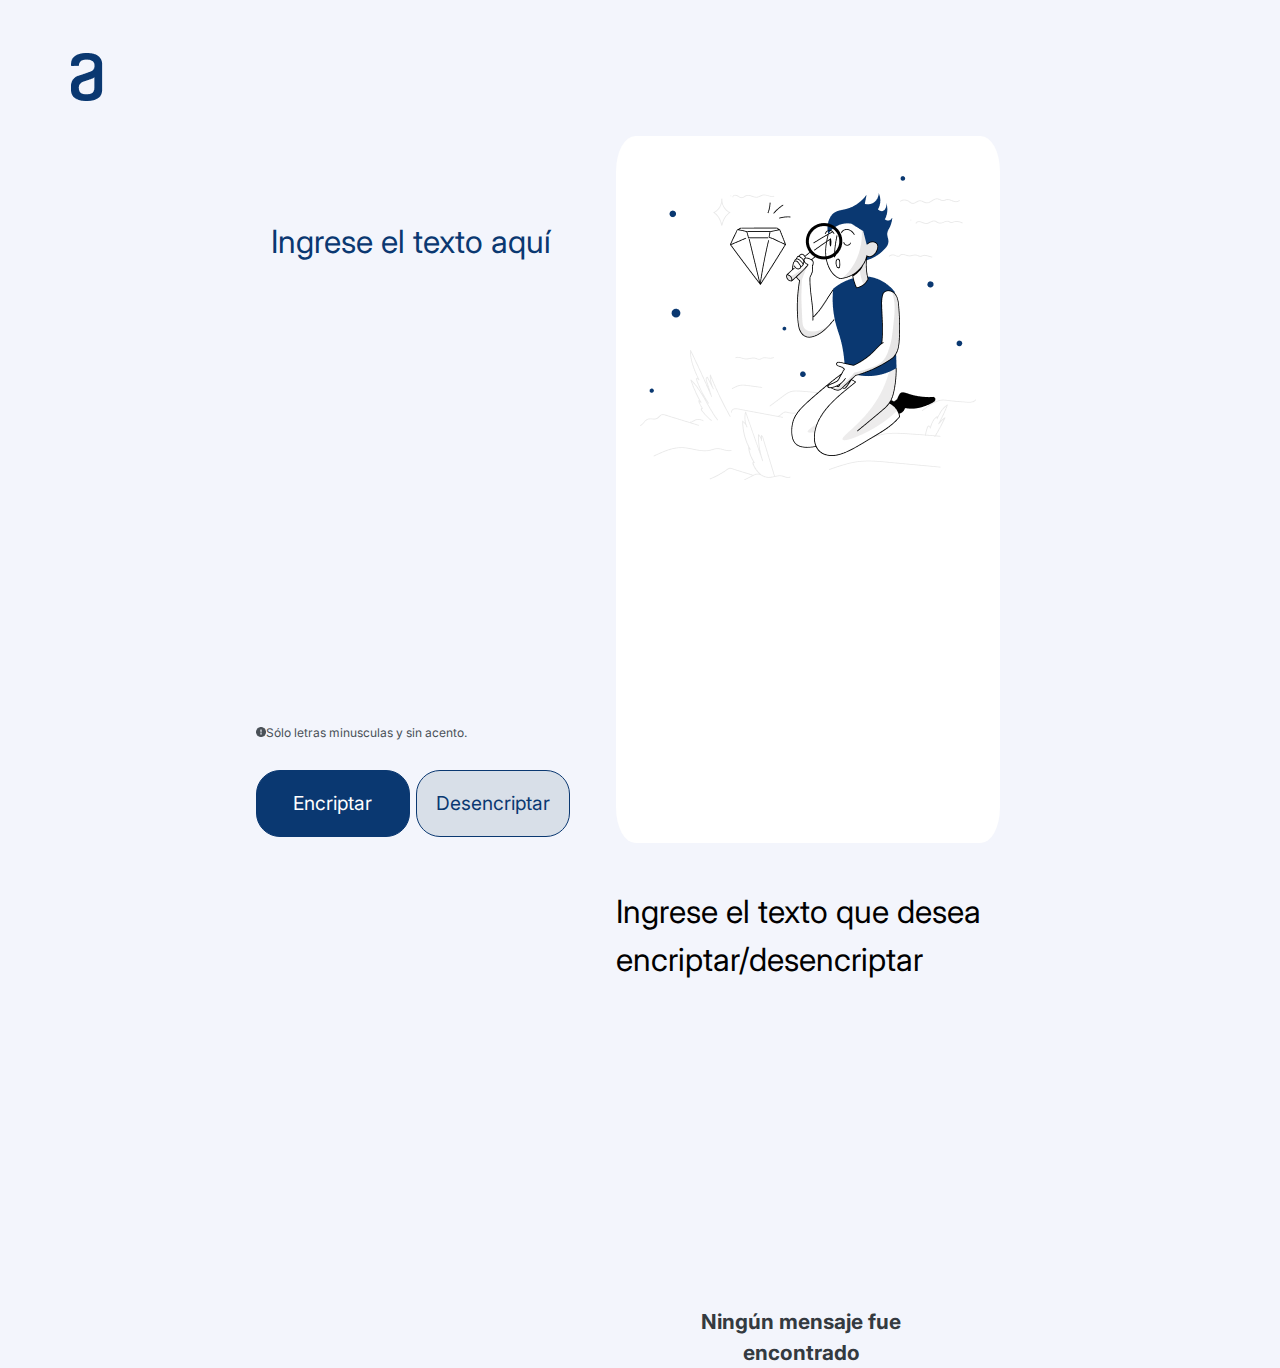
<file: Index.html>
<!DOCTYPE html>


<html>
    <head>
        <meta charset="utf-8">
        <title>Encriptador de Texto</title>
        <link rel ="stylesheet" href="style.css">
        <link href="https://fonts.googleapis.com/css2?family=Inter&display=swap" rel="stylesheet">
        <meta name="viewport" content="width=device-width, initial-scale=1.0">
    </head>

    <body>
        
            
        <div class = "boxencabezado">
            <h1><img src = "Vector.png" id="alura"></h1>
        </div>

        <main>
            <section>
                <textarea id="textin" cols="30" rows="10" required placeholder="Ingrese el texto aquí"></textarea>
                <div><h6 class="informacion"><img src ="adv.png" id="advertencia" >Sólo letras minusculas y sin acento.</h6></div>
                <div class="botones">
                    <button type = "button" id="encriptar" onclick="encriptandomensaje()">Encriptar</button>
                    <button type = "button" id="desencriptar" onclick="desencriptandomensaje()">Desencriptar</button>
                </div>
            </section>

            <section>
                <textarea cols="20" rows="10" id="mensaje" required>
                </textarea>
                <div class="mensajes">
                    <p id="uno" class="one">Ningún mensaje fue encontrado</p>
                    <p id="dos" class="two">Ingrese el texto que desea encriptar/desencriptar</p>
                    <button type="button" id="copiar" onclick="copiartexto()">Copiar</button>
                </div>
            </section>
        </main>
    </body>

</html>




<script>

    function encriptandomensaje(){
        limpieza();
        let msg = document.getElementById("textin");
        let cad = msg.value.split("");   //mensaje en forma de arreglo
        let msge = []; //arreglo vacio
        //let msges = ""
        let msges = msg.value.replace(/\e/g,"enter")
                             .replace(/\a/g,"ai")
                             .replace(/\i/g,"imes")
                             .replace(/\o/g,"ober")
                             .replace(/\u/g,"ufat")
        
        document.getElementById("mensaje").value = msges;
    }
   
    function desencriptandomensaje(){
        limpieza();
        let sr = document.getElementById("textin");
        let sf = sr.value.replace(/\enter/g,"e")
                         .replace(/\imes/g,"i")
                         .replace(/\ai/g,"a")
                         .replace(/\ober/g,"o")
                         .replace(/\ufat/g,"u")
        
        document.getElementById("mensaje").value = sf;
        
    }

    function copiartexto(){
        var x = document.getElementById("mensaje");
        x.select();
        document.execCommand("copy")
    }

    function limpieza(){
        document.getElementById("mensaje").style.backgroundImage = "none";
        document.getElementById("uno").style.display = "none";
        document.getElementById("dos").style.display = "none";
    }

</script>
</file>
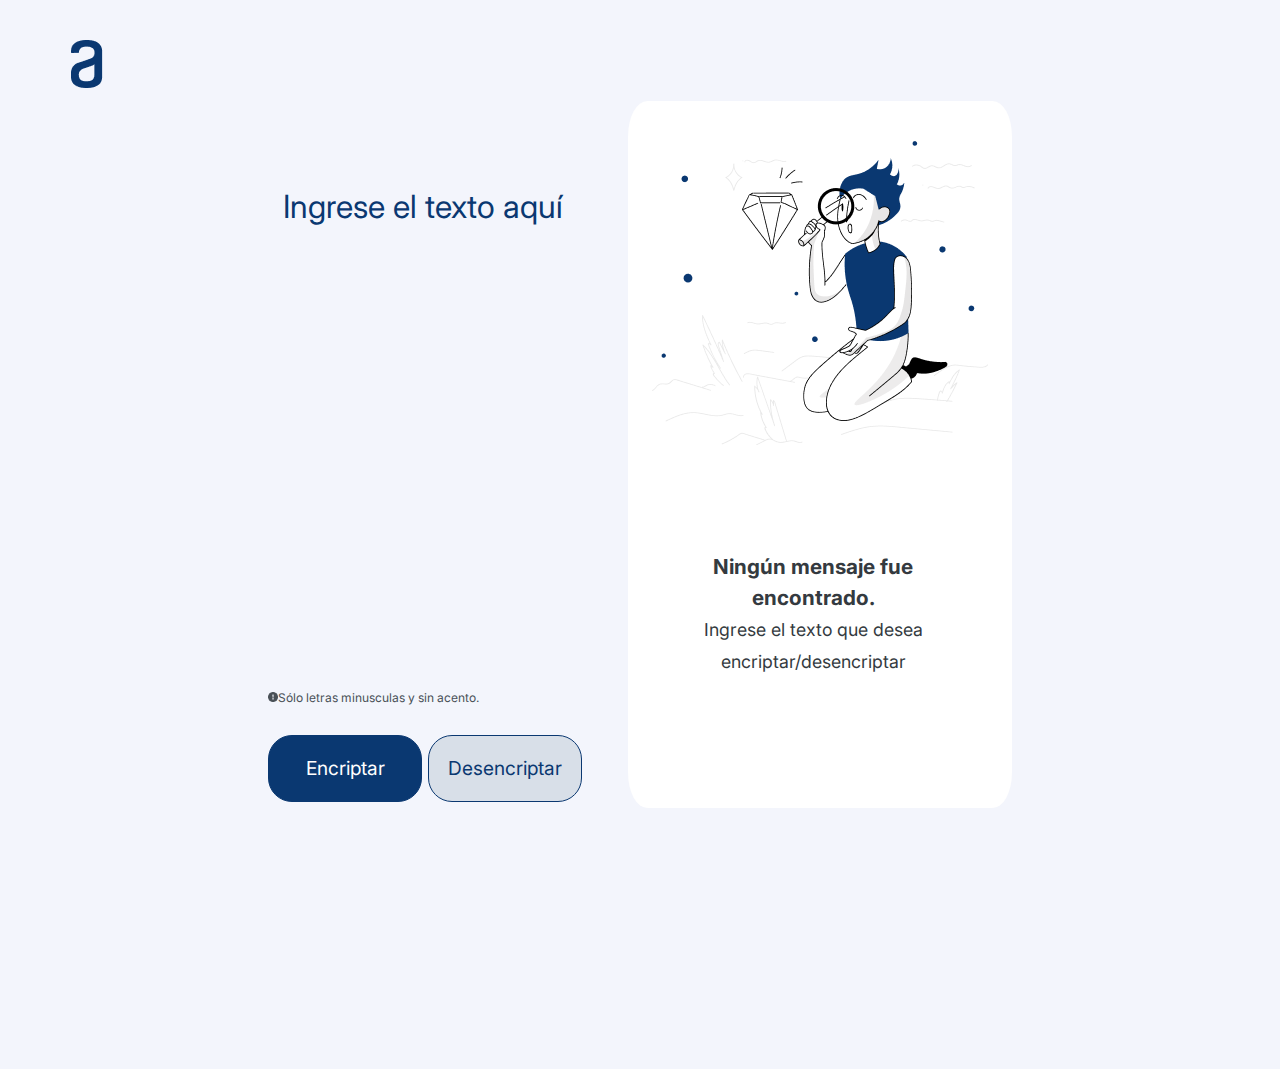
<file: index.html>
<!DOCTYPE html>


<html>
    <head>
        <meta charset="utf-8">
        <title>Encriptador de Texto</title>
        <link rel ="stylesheet" href="style.css">
        <link href="https://fonts.googleapis.com/css2?family=Inter&display=swap" rel="stylesheet">
        

        <meta name="viewport" content="width=device-width, initial-scale=1.0">
    </head>

    <body>
        <div class = "boxencabezado">
            <img src = "Vector.png" id="alura">
        </div>

        <main>
            <section>
                <textarea id="textin" cols="30" rows="10" required placeholder="Ingrese el texto aquí"></textarea>
                <div><h6 class="informacion"><img src ="adv.png" id="advertencia" >Sólo letras minusculas y sin acento.</h6></div>
                <div class="botones">
                    <button type = "button" id="encriptar" onclick="encriptandomensaje()">Encriptar</button>
                    <button type = "button" id="desencriptar" onclick="desencriptandomensaje()">Desencriptar</button>
                </div>
            </section>

            <section>
                
                <div class="mensajes">
                    <textarea cols="30" rows="10" id="mensaje" required>
                    </textarea>
                    <p id="uno" class="one">Ningún mensaje fue encontrado. <br><span>Ingrese el texto que desea encriptar/desencriptar</span></p>
                    <button type="button" id="copiar" onclick="copiartexto()">Copiar</button>
                </div>
            </section>
        </main>
    </body>

</html>




<script>
    
    function encriptandomensaje(){
        let msg = document.getElementById("textin");
        
        let filtro = /^[a-z!?¡¿\s]*$/g
        if(msg.value===""){
            alert("El mensaje no puede estar vacio");
        }else if(filtro.test(msg.value)){
            limpieza();
            let msges = msg.value.replace(/\e/g,"enter")
                                .replace(/\a/g,"ai")
                                .replace(/\i/g,"imes")
                                .replace(/\o/g,"ober")
                                .replace(/\u/g,"ufat")
            
            document.getElementById("mensaje").value = msges;
        }else{
            alert("Sólo se permiten letras minúsculas sin puntuación y/o caracteres especiales")
        }
    
    }
   
    function desencriptandomensaje(){
        let sr = document.getElementById("textin");
        let filtro = /^[a-z!?¡¿\s]*$/g

        if(sr.value===""){
            alert("El mensaje no puede estar vacio")
        }else if(filtro.test(sr.value)){
            limpieza();
        
            let sf = sr.value.replace(/\enter/g,"e")
                            .replace(/\imes/g,"i")
                            .replace(/\ai/g,"a")
                            .replace(/\ober/g,"o")
                            .replace(/\ufat/g,"u")
        
            document.getElementById("mensaje").value = sf;
        } else{
            alert("Sólo se permiten letras minúsculas sin puntuación y/o caracteres especiales")
            
        }
        
        
    }

    function copiartexto(){
        var x = document.getElementById("mensaje");
        x.select();
        document.execCommand("copy")
    }

    function limpieza(){
        document.getElementById("mensaje").style.backgroundImage = "none";
        document.getElementById("uno").style.display = "none";
        document.getElementById("copiar").style.display = "block";

    }


    
    

</script>
</file>
<file: style.css>
*{
    background-color: #F3F5FC;
    font-family: 'Inter', sans-serif;
    font-weight: 400;
    font-size: 32px;
    line-height: 150%;
    
}

#boxencabezado{
    height: 100px;
}

#alura{
    padding-top: 1em;
    padding-left: 5%;
    width: 1rem;
    max-width: 500px;
    align-items: center;
}

main{
    margin: 0 auto;
    width:60vw;
    min-width:300px;
    max-width: 60vw;
    height: 960px;
    max-height: 960px;
    display: flex;
    flex-direction: row;
    justify-content: center;
    gap: 10px;
    
}



#textin{
    width: 25vw;
    height: 50vh;
    margin: 2.5rem 1vw 1vw 1vw;
    border: none;
    background-color: #F3F5FC;
    color: #0A3871;
    

}

#textin:focus{
    outline: none;
}

.botones{
    display: flex;
    gap: 0.5vw;
}

#encriptar{
    width: 12vw;
    height: 67px;
    border-radius: 24px;
    background-color: #0A3871;
    border: 1px solid #0A3871;
    color: white;
    cursor: pointer;
    font-size: 1.5vw;
    
}


#desencriptar{
    width: 12vw;
    height: 67px;
    border-radius: 24px;
    background-color: #D8DFE8;
    color: #0A3871;
    border: 1px solid #0A3871;
    cursor: pointer;
    font-size: 1.5vw;
}



#mensaje{
    background-color: white;
    background-image: url("Muñeco.png");
    background-position: center 10%;
    background-repeat: no-repeat;
    border-radius: 5%;
    color: #0A3871;
    border: none;
    margin: 0 auto;
    width: 25vw;
    height: 75vh;
    z-index: 0;
    padding: 1em 1em 0 1em;
}


#mensaje:focus{
    outline: none;
}

textarea{
    resize: none;
}

::placeholder{color: #0A3871;}

.mensajes{
    display: flex;
    flex-direction: column;
    justify-content:last baseline
    
}

.one{
    z-index: 1;
    background-color: white;
    color: #343A40;
    text-align: center;
    width: 18vw;
    margin-left: 5.5vw;
    font-size:calc(8px + 1vw);
    background:none;
    font-weight: 700;
    position: absolute;
    margin-top: 50vh;
}
    
    

span{
    background: none;
    font-size: calc(5px + 1vw);
}


#copiar{
    display: none;
    border: 1px solid #0A3871;
    border-radius: 32px;
    color: #0A3871;
    cursor: pointer;
    height: 67px;
    margin-left: 9vw;
    margin-right: 9vw;
    position: absolute;
    width: 12vw;
    font-size: 1.5vw;
    margin-top: 68vh;
}

.informacion{
    font-size: 12px;
    color: #495057;
    
    text-align: left;
}

#advertencia{
    height: 10px;
    width: 10px;
}

@media (max-width: 769px) {
    main{
        margin: 50px 0;
        width:100vw;
        display: block;
        flex-direction: column;
        justify-content:center;
        font-size: 18px;
    }

    #textin{
        width: 100vw;
        margin: 0;
        height: 10em;
        font-size: 18px;
    }

    .botones{
        width: 100vw;
        margin: 0;
        gap:2vw;
        flex-direction: row;
    }

    .informacion{
        width: 60vw;
        text-align: left;
        margin-left: 0;
        margin-right: 0;
    }

    #encriptar, #desencriptar{
        width: 49vw;
        font-size: 18px;
    }
    
    #mensaje{
        width: 100vw;
        background-image: none;
        height: 10em;
        margin: 2.5rem 0;
        padding: 1vh 0;
        position: absolute;
        font-size: 18px;
    }

    ::placeholder{
        font-size: 18px;
    }

    #copiar{
        width: 98vw;
        position: relative;
        margin: 14em 0;
        font-size: 18px;
    }


    .mensajes{
        display: flex;
        flex-direction: column;
        width: 100vw;
    }
    
    

    .one{
        width: 60vw;
        font-weight: 700;
        margin:0 22vw;
        margin-top: 8em;
    }
    
}

@media (max-width: 320px) {
    main{
        margin: 50px 0;
        width:100vw;
        display: block;
        flex-direction: column;
        justify-content:center;
    }


    #textin{
        margin: 0;
        height: 10em;
        width: 100vw;
        padding: 0;
    }

    .botones{
        width: 100vw;
        display:flex;
        flex-direction: column;
        justify-content: center;
    }

    #encriptar, #desencriptar{
        width: 100vw;
    }
    
    .informacion{
        width: 60vw;
        text-align: left;
        margin-left: 0;
        margin-right: 0;
    }
    
    #mensaje{
        width: 100vw;
        background-image: none;
        height: 10em;
        margin: 2.5rem 0;
        position: absolute;
    }

    #copiar{
        width: 100vw;
        justify-content: center;
        margin: 14em 0;
    }


    .mensajes{
        display: flex;
        flex-direction: column;
        width: 100vw;
    }
    

    .one{
        width: 70vw;
        font-weight: 700;
        margin-top: 8em;
    }
    
   
}
</file>
